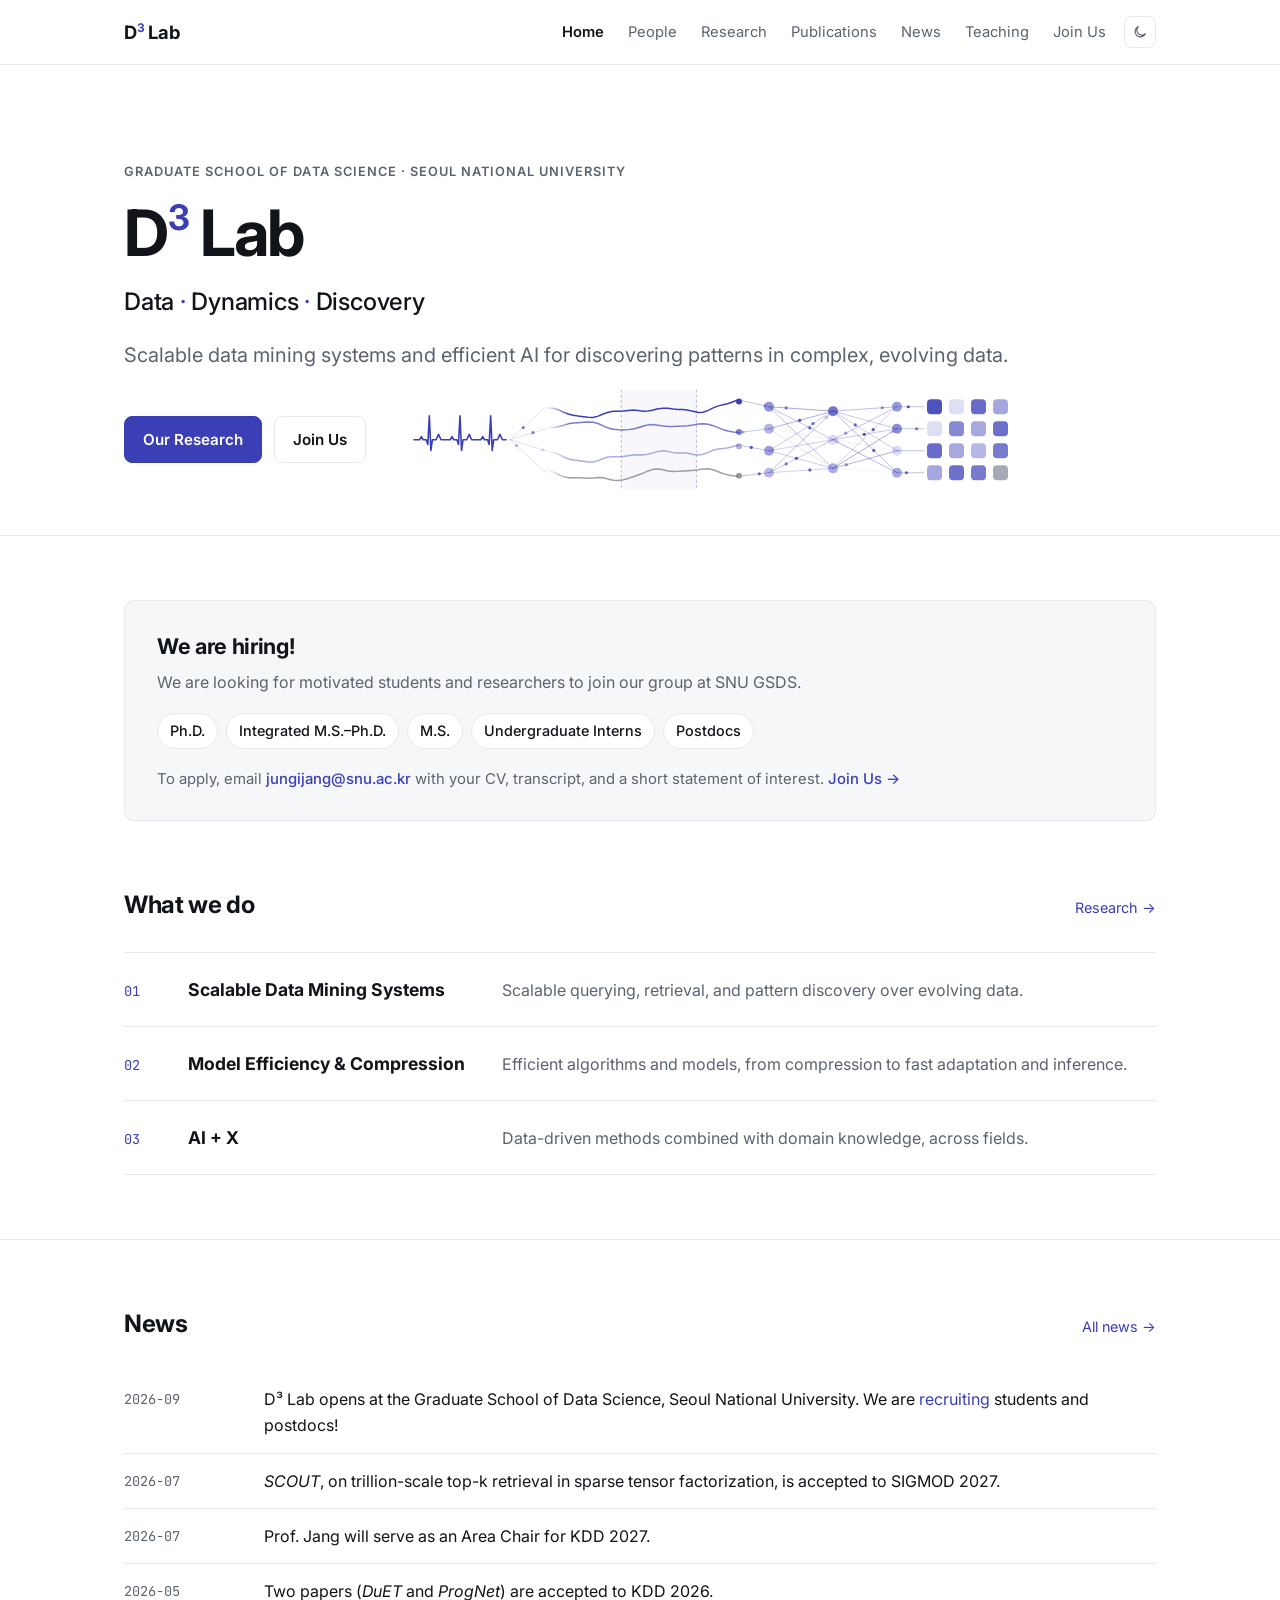
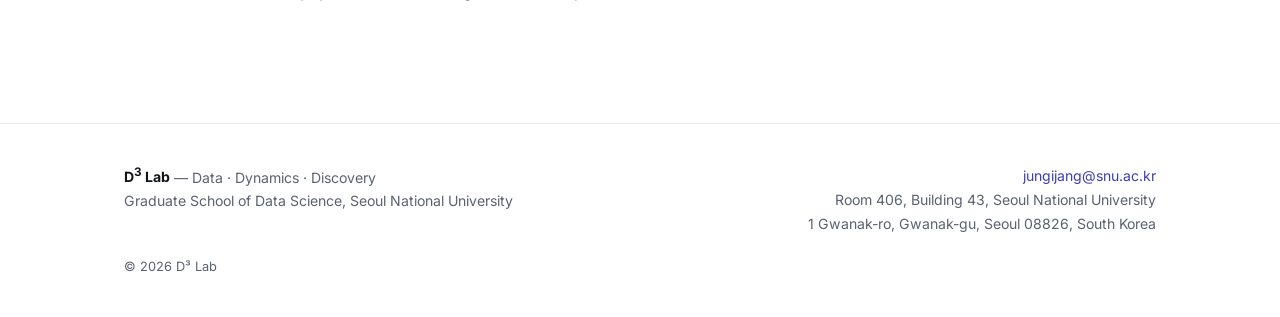
<file: index.html>
<!doctype html>
<html lang="en">
<head>
  <meta charset="utf-8" />
  <meta name="viewport" content="width=device-width, initial-scale=1" />
  <title>D³ Lab — Data · Dynamics · Discovery | GSDS, Seoul National University</title>
  <meta name="description" content="D³ Lab at the Graduate School of Data Science, Seoul National University: scalable data mining systems and efficient AI for discovering patterns in complex, evolving data." />
  <meta property="og:type" content="website" />
  <meta property="og:title" content="D³ Lab — Data · Dynamics · Discovery | GSDS, Seoul National University" />
  <meta property="og:description" content="D³ Lab at the Graduate School of Data Science, Seoul National University: scalable data mining systems and efficient AI for discovering patterns in complex, evolving data." />
  <link rel="icon" href="assets/img/favicon.svg" type="image/svg+xml" />
  <link rel="preconnect" href="https://fonts.googleapis.com" />
  <link rel="preconnect" href="https://fonts.gstatic.com" crossorigin />
  <link href="https://fonts.googleapis.com/css2?family=Inter:wght@400;500;600;700&family=JetBrains+Mono:wght@400;500&display=swap" rel="stylesheet" />
  <link rel="stylesheet" href="assets/css/style.css?v=20261030c" />
  <script>try { const t = localStorage.getItem("theme"); if (t) document.documentElement.dataset.theme = t; } catch (e) {}</script>
</head>
<body data-page="home">
  <header id="site-header"></header>
  <main>
    <section class="hero">
      <canvas id="hero-canvas" aria-hidden="true"></canvas>
      <div class="container">
        <p class="eyebrow">Graduate School of Data Science · Seoul National University</p>
        <h1>D<sup>3</sup> Lab</h1>
        <p class="tagline">Data <span class="dot">·</span> Dynamics <span class="dot">·</span> Discovery</p>
        <p class="lead">Scalable data mining systems and efficient AI for discovering patterns in complex, evolving data.</p>
        <div class="btn-row">
          <a class="btn primary" href="research.html">Our Research</a>
          <a class="btn" href="join.html">Join Us</a>
        </div>
      </div>
    </section>


    <section class="block hiring-block">
      <div class="container">
        <div class="hiring-card">
          <div class="hiring-head">
            <h2>We are hiring!</h2>
            <p>We are looking for motivated students and researchers to join our group at SNU GSDS.</p>
          </div>
          <ul class="positions">
            <li>Ph.D.</li>
            <li>Integrated M.S.–Ph.D.</li>
            <li>M.S.</li>
            <li>Undergraduate Interns</li>
            <li>Postdocs</li>
          </ul>
          <p class="hiring-apply">To apply, email <a href="mailto:jungijang@snu.ac.kr">jungijang@snu.ac.kr</a> with your CV, transcript, and a short statement of interest. <a href="join.html">Join Us →</a></p>
        </div>
      </div>
    </section>

    <section class="block">
      <div class="container">
        <div class="section-title"><h2>What we do</h2><a href="research.html">Research →</a></div>
        <ol class="directions">
          <li>
            <span class="num">01</span>
            <h3>Scalable Data Mining Systems</h3>
            <p>Scalable querying, retrieval, and pattern discovery over evolving data.</p>
          </li>
          <li>
            <span class="num">02</span>
            <h3>Model Efficiency &amp; Compression</h3>
            <p>Efficient algorithms and models, from compression to fast adaptation and inference.</p>
          </li>
          <li>
            <span class="num">03</span>
            <h3>AI + X</h3>
            <p>Data-driven methods combined with domain knowledge, across fields.</p>
          </li>
        </ol>
      </div>
    </section>

    <section class="block">
      <div class="container">
        <div class="section-title"><h2>News</h2><a href="news.html">All news →</a></div>
        <div id="news-latest"></div>
      </div>
    </section>
  </main>
  <footer id="site-footer"></footer>

  <script src="data/site.js?v=20261030c"></script>
  <script src="data/members.js?v=20261030c"></script>
  <script src="data/publications.js?v=20261030c"></script>
  <script src="data/news.js?v=20261030c"></script>
  <script src="assets/js/main.js?v=20261030c"></script>
</body>
</html>
</file>
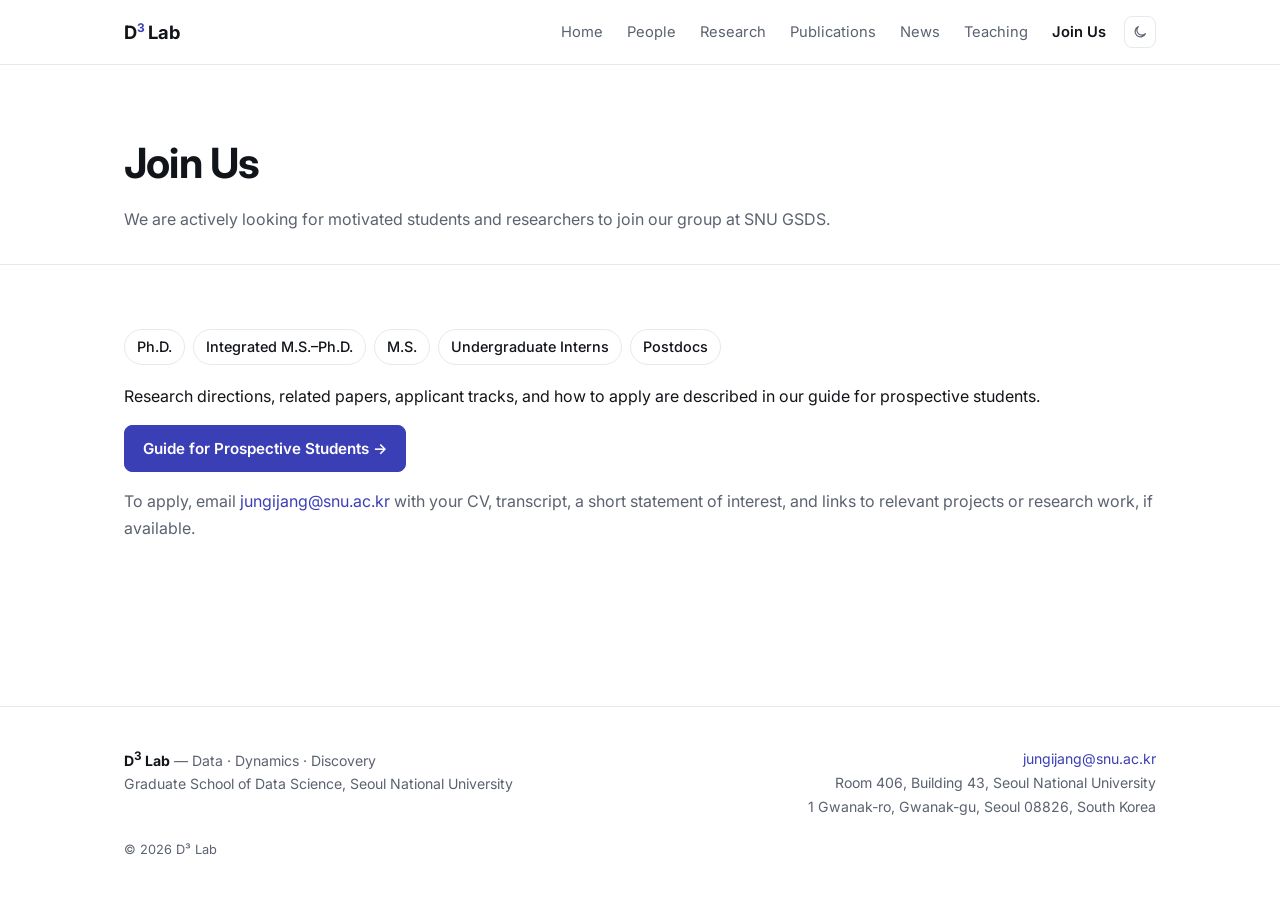
<file: join.html>
<!doctype html>
<html lang="en">
<head>
  <meta charset="utf-8" />
  <meta name="viewport" content="width=device-width, initial-scale=1" />
  <title>Join Us — D³ Lab</title>
  <meta name="description" content="D³ Lab at the Graduate School of Data Science, Seoul National University: scalable data mining systems and efficient AI for discovering patterns in complex, evolving data." />
  <meta property="og:type" content="website" />
  <meta property="og:title" content="Join Us — D³ Lab" />
  <meta property="og:description" content="D³ Lab at the Graduate School of Data Science, Seoul National University: scalable data mining systems and efficient AI for discovering patterns in complex, evolving data." />
  <link rel="icon" href="assets/img/favicon.svg" type="image/svg+xml" />
  <link rel="preconnect" href="https://fonts.googleapis.com" />
  <link rel="preconnect" href="https://fonts.gstatic.com" crossorigin />
  <link href="https://fonts.googleapis.com/css2?family=Inter:wght@400;500;600;700&family=JetBrains+Mono:wght@400;500&display=swap" rel="stylesheet" />
  <link rel="stylesheet" href="assets/css/style.css?v=20261030c" />
  <script>try { const t = localStorage.getItem("theme"); if (t) document.documentElement.dataset.theme = t; } catch (e) {}</script>
</head>
<body data-page="join">
  <header id="site-header"></header>
  <main>
    <div class="page-head">
      <div class="container">
        <h1>Join Us</h1>
        <p>We are actively looking for motivated students and researchers to join our group at SNU GSDS.</p>
      </div>
    </div>

    <section class="block">
      <div class="container prose">
        <ul class="positions">
          <li>Ph.D.</li>
          <li>Integrated M.S.–Ph.D.</li>
          <li>M.S.</li>
          <li>Undergraduate Interns</li>
          <li>Postdocs</li>
        </ul>

        <p>Research directions, related papers, applicant tracks, and how to apply are described in our guide for prospective students.</p>
        <p><a class="btn primary" href="https://docs.google.com/document/d/1WImpAz8slqJres2DX4xvUauy_4Aj_qjEgQs6i1kPnAA/edit?usp=sharing" target="_blank" rel="noopener">Guide for Prospective Students →</a></p>

        <p class="muted">To apply, email <a href="mailto:jungijang@snu.ac.kr">jungijang@snu.ac.kr</a> with your CV, transcript, a short statement of interest, and links to relevant projects or research work, if available.</p>
      </div>
    </section>
  </main>
  <footer id="site-footer"></footer>

  <script src="data/site.js?v=20261030c"></script>
  <script src="data/members.js?v=20261030c"></script>
  <script src="data/publications.js?v=20261030c"></script>
  <script src="data/news.js?v=20261030c"></script>
  <script src="assets/js/main.js?v=20261030c"></script>
</body>
</html>
</file>
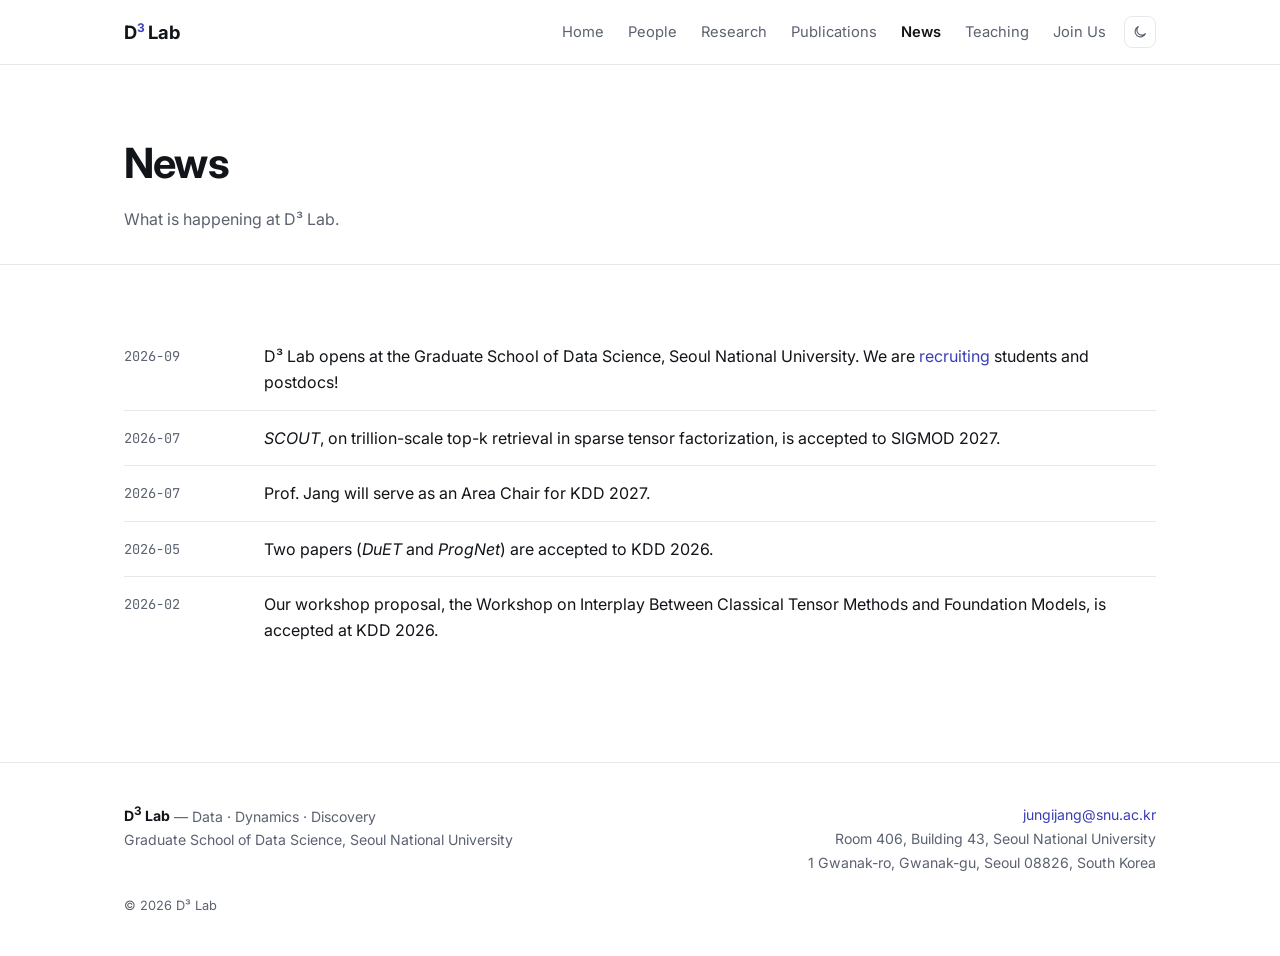
<file: news.html>
<!doctype html>
<html lang="en">
<head>
  <meta charset="utf-8" />
  <meta name="viewport" content="width=device-width, initial-scale=1" />
  <title>News — D³ Lab</title>
  <meta name="description" content="D³ Lab at the Graduate School of Data Science, Seoul National University: scalable data mining systems and efficient AI for discovering patterns in complex, evolving data." />
  <meta property="og:type" content="website" />
  <meta property="og:title" content="News — D³ Lab" />
  <meta property="og:description" content="D³ Lab at the Graduate School of Data Science, Seoul National University: scalable data mining systems and efficient AI for discovering patterns in complex, evolving data." />
  <link rel="icon" href="assets/img/favicon.svg" type="image/svg+xml" />
  <link rel="preconnect" href="https://fonts.googleapis.com" />
  <link rel="preconnect" href="https://fonts.gstatic.com" crossorigin />
  <link href="https://fonts.googleapis.com/css2?family=Inter:wght@400;500;600;700&family=JetBrains+Mono:wght@400;500&display=swap" rel="stylesheet" />
  <link rel="stylesheet" href="assets/css/style.css?v=20261030c" />
  <script>try { const t = localStorage.getItem("theme"); if (t) document.documentElement.dataset.theme = t; } catch (e) {}</script>
</head>
<body data-page="news">
  <header id="site-header"></header>
  <main>
    <div class="page-head">
      <div class="container">
        <h1>News</h1>
        <p>What is happening at D³ Lab.</p>
      </div>
    </div>
    <section class="block">
      <div class="container" id="news-all"></div>
    </section>
  </main>
  <footer id="site-footer"></footer>

  <script src="data/site.js?v=20261030c"></script>
  <script src="data/members.js?v=20261030c"></script>
  <script src="data/publications.js?v=20261030c"></script>
  <script src="data/news.js?v=20261030c"></script>
  <script src="assets/js/main.js?v=20261030c"></script>
</body>
</html>
</file>
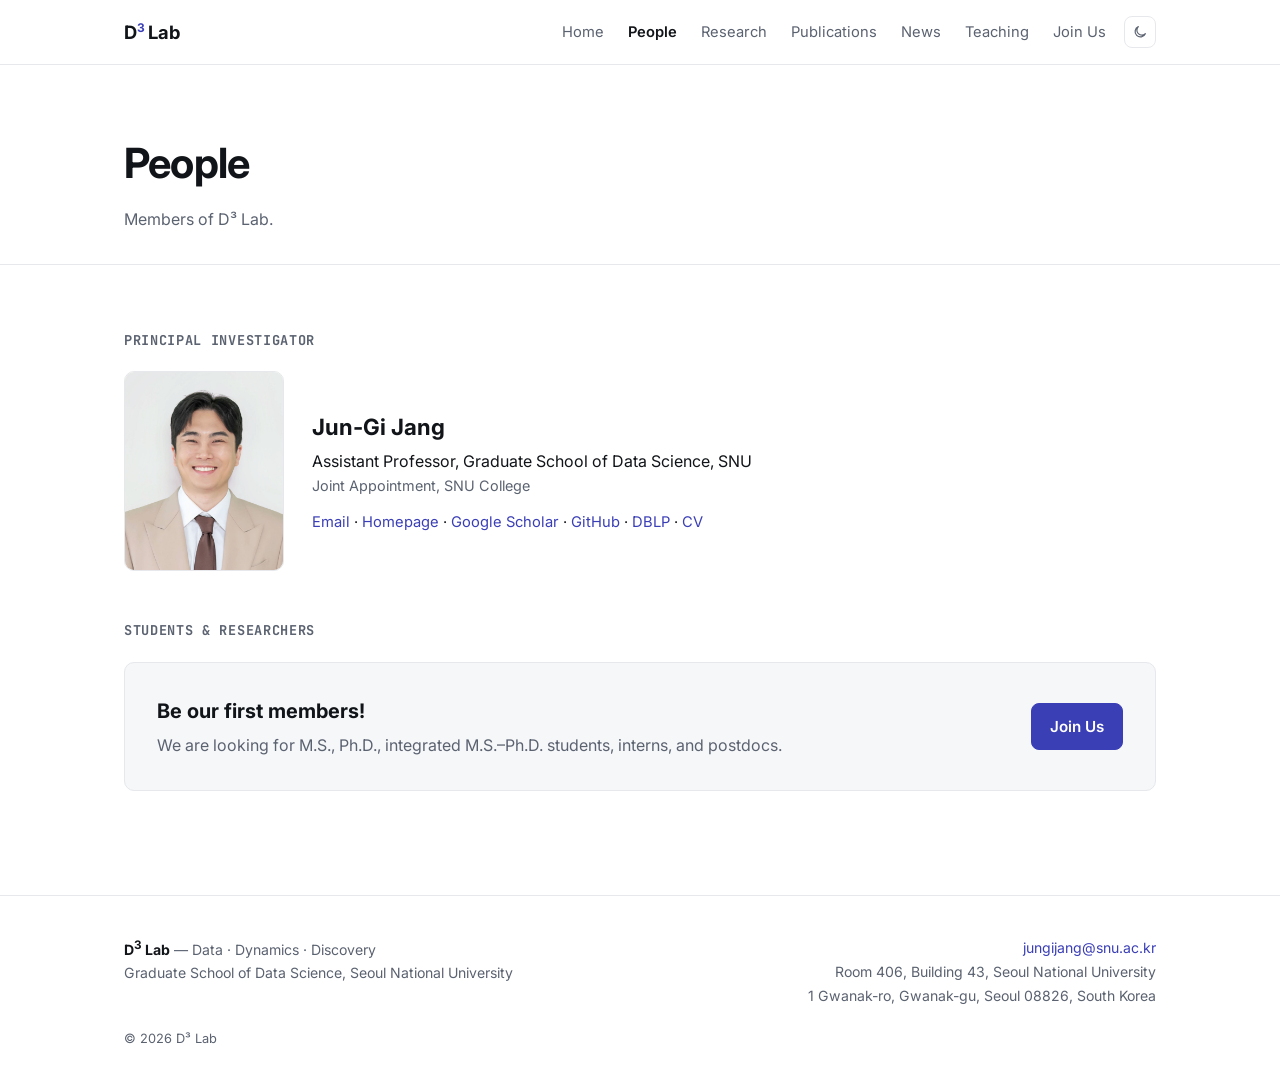
<file: people.html>
<!doctype html>
<html lang="en">
<head>
  <meta charset="utf-8" />
  <meta name="viewport" content="width=device-width, initial-scale=1" />
  <title>People — D³ Lab</title>
  <meta name="description" content="D³ Lab at the Graduate School of Data Science, Seoul National University: scalable data mining systems and efficient AI for discovering patterns in complex, evolving data." />
  <meta property="og:type" content="website" />
  <meta property="og:title" content="People — D³ Lab" />
  <meta property="og:description" content="D³ Lab at the Graduate School of Data Science, Seoul National University: scalable data mining systems and efficient AI for discovering patterns in complex, evolving data." />
  <link rel="icon" href="assets/img/favicon.svg" type="image/svg+xml" />
  <link rel="preconnect" href="https://fonts.googleapis.com" />
  <link rel="preconnect" href="https://fonts.gstatic.com" crossorigin />
  <link href="https://fonts.googleapis.com/css2?family=Inter:wght@400;500;600;700&family=JetBrains+Mono:wght@400;500&display=swap" rel="stylesheet" />
  <link rel="stylesheet" href="assets/css/style.css?v=20261030c" />
  <script>try { const t = localStorage.getItem("theme"); if (t) document.documentElement.dataset.theme = t; } catch (e) {}</script>
</head>
<body data-page="people">
  <header id="site-header"></header>
  <main>
    <div class="page-head">
      <div class="container">
        <h1>People</h1>
        <p>Members of D³ Lab.</p>
      </div>
    </div>
    <section class="block">
      <div class="container" id="people"></div>
    </section>
  </main>
  <footer id="site-footer"></footer>

  <script src="data/site.js?v=20261030c"></script>
  <script src="data/members.js?v=20261030c"></script>
  <script src="data/publications.js?v=20261030c"></script>
  <script src="data/news.js?v=20261030c"></script>
  <script src="assets/js/main.js?v=20261030c"></script>
</body>
</html>
</file>
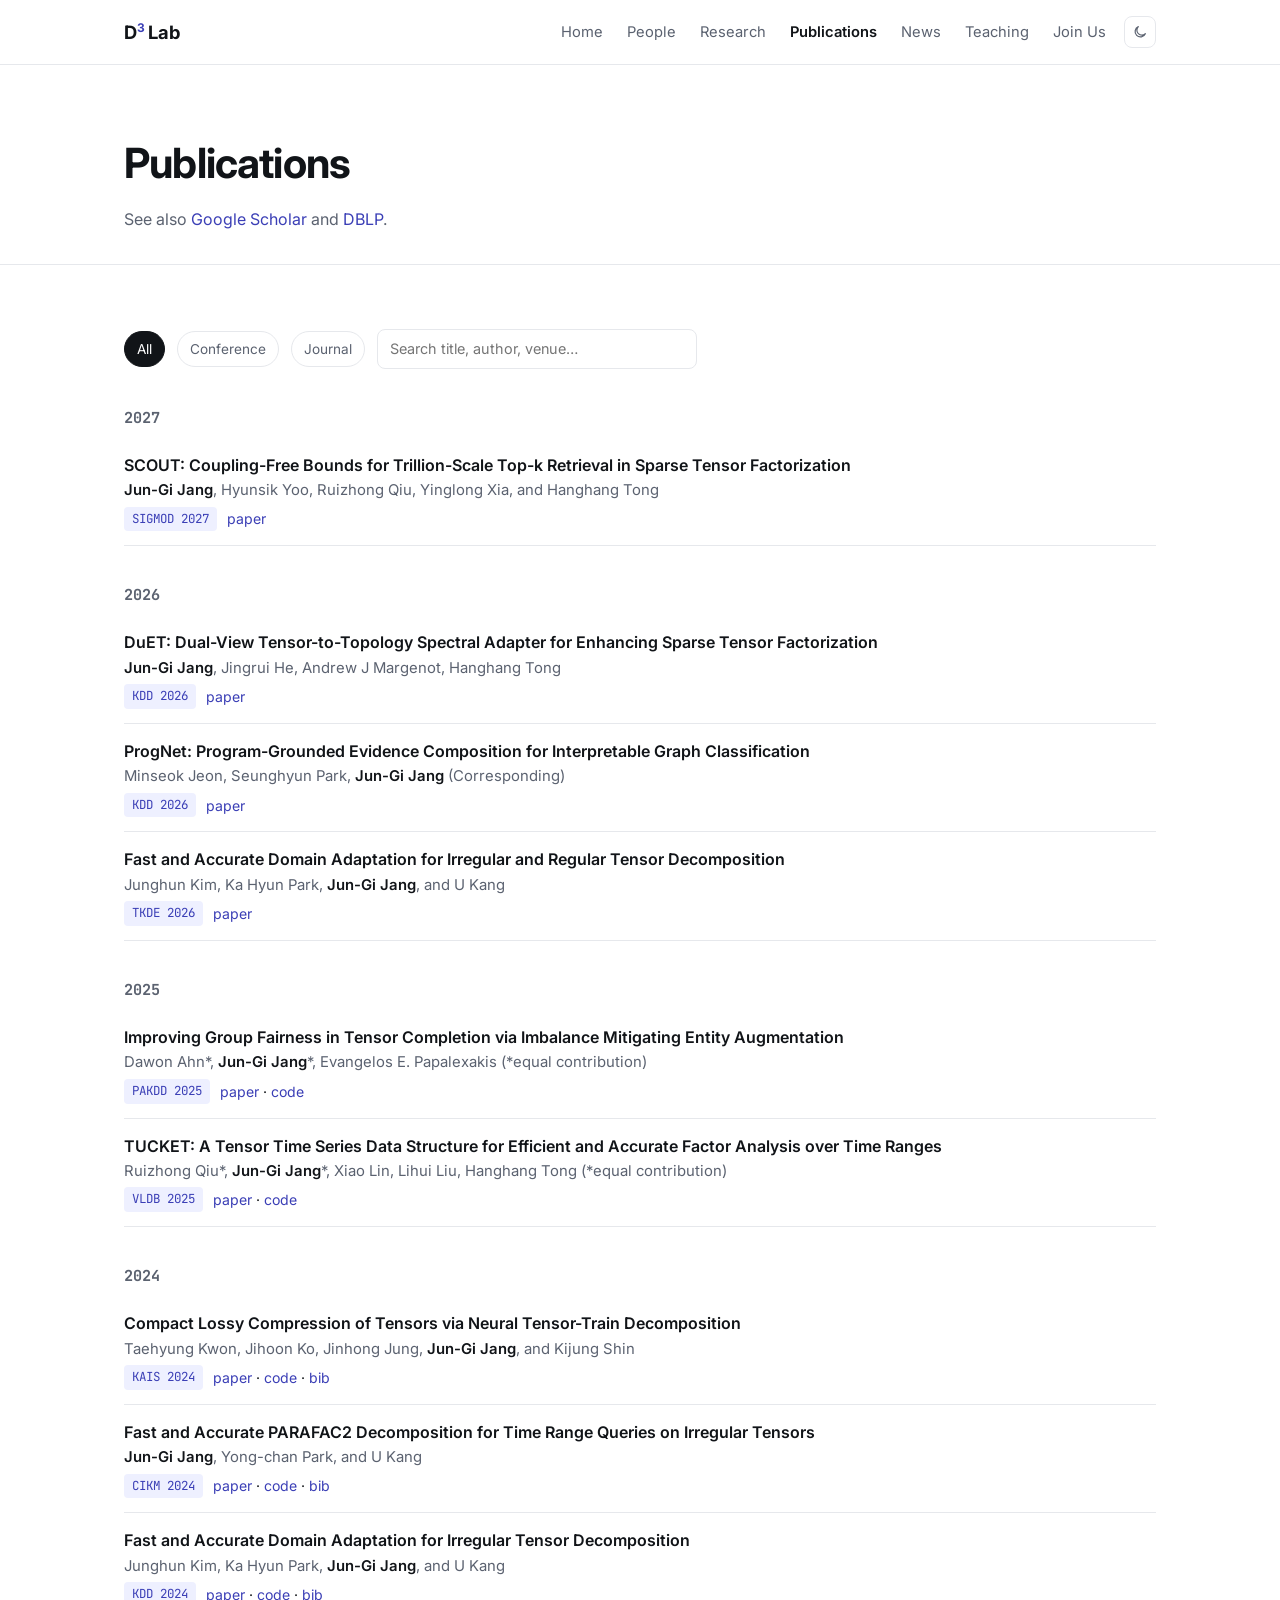
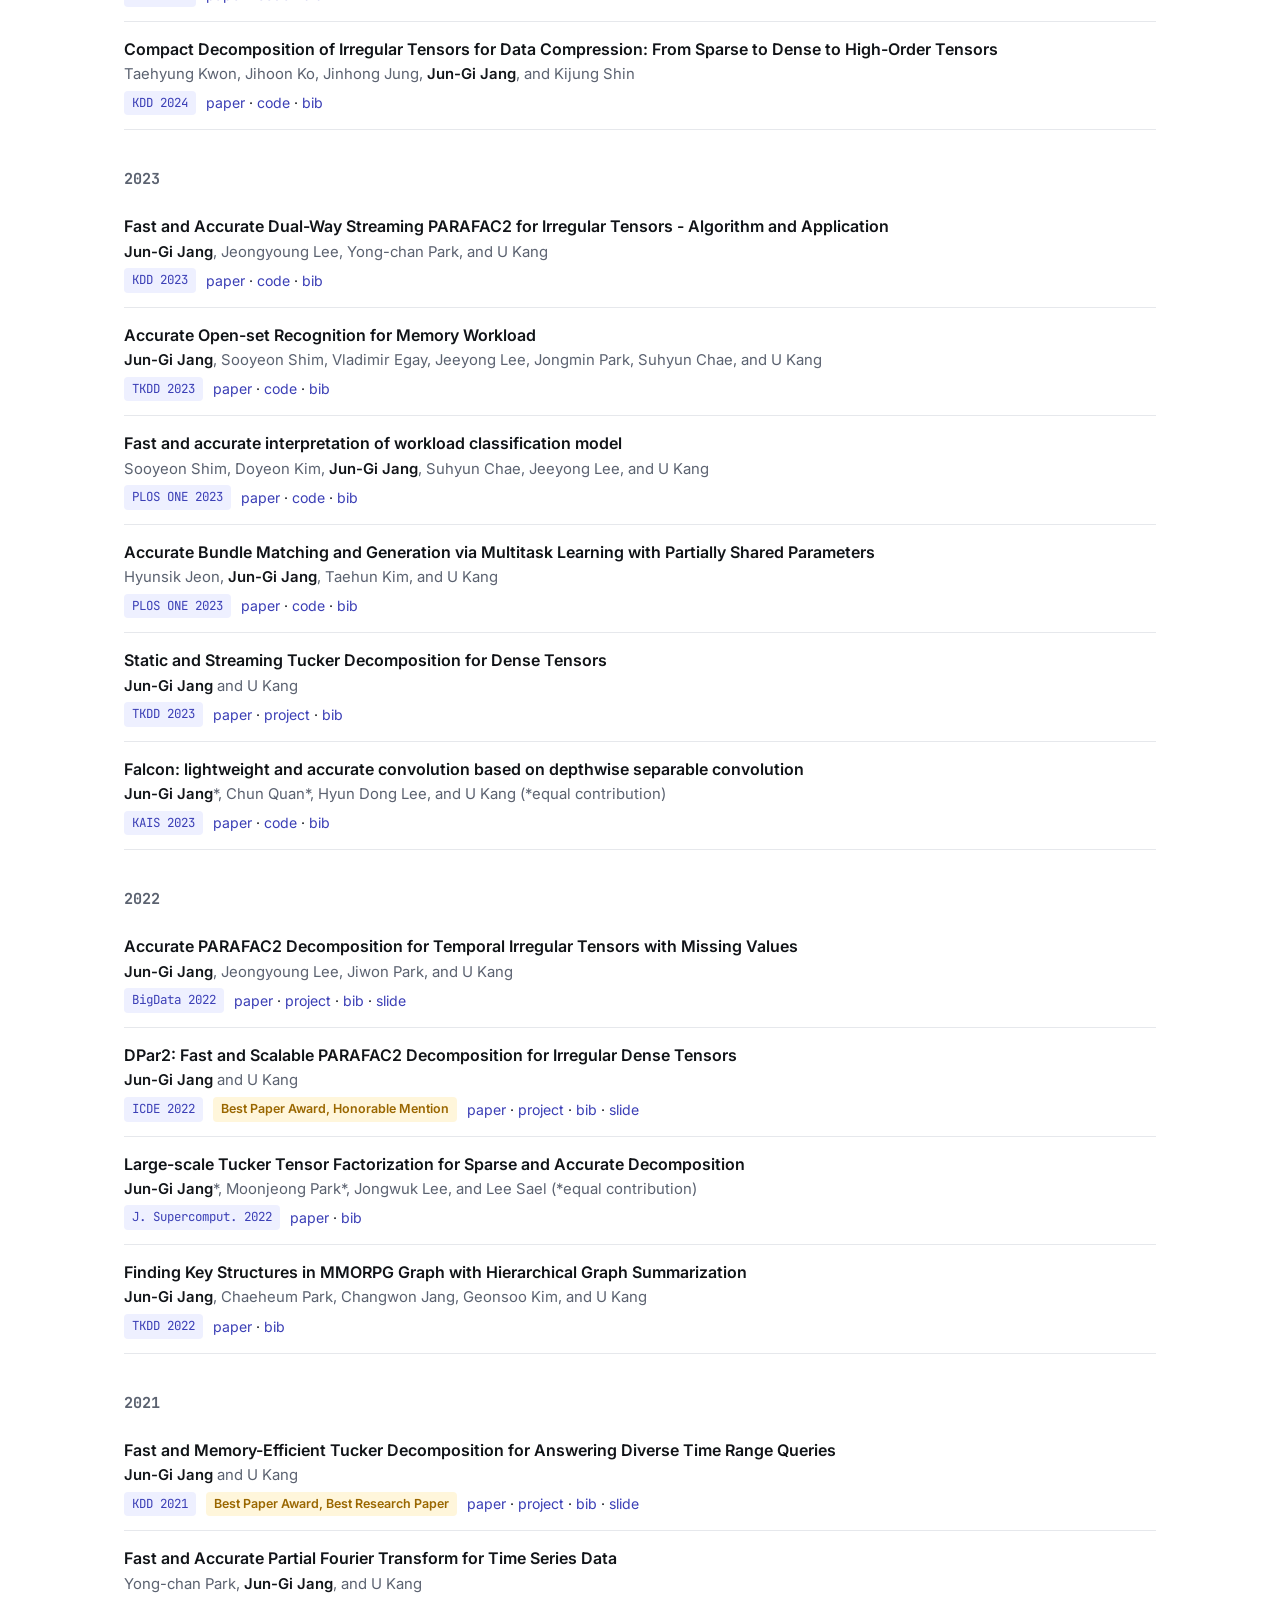
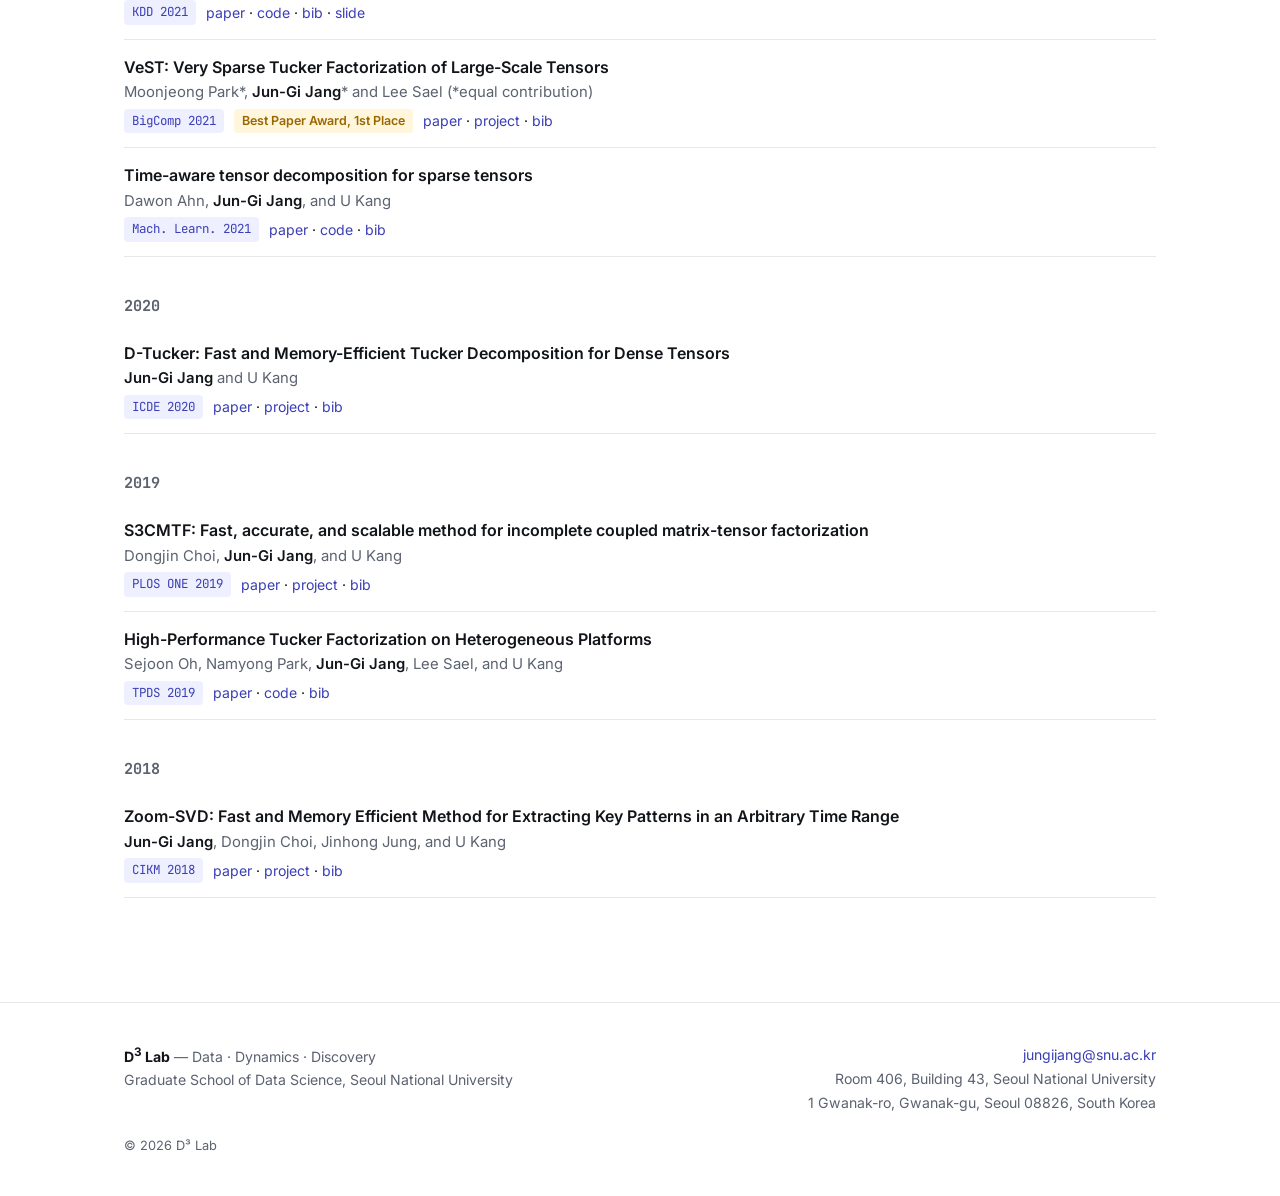
<file: publications.html>
<!doctype html>
<html lang="en">
<head>
  <meta charset="utf-8" />
  <meta name="viewport" content="width=device-width, initial-scale=1" />
  <title>Publications — D³ Lab</title>
  <meta name="description" content="D³ Lab at the Graduate School of Data Science, Seoul National University: scalable data mining systems and efficient AI for discovering patterns in complex, evolving data." />
  <meta property="og:type" content="website" />
  <meta property="og:title" content="Publications — D³ Lab" />
  <meta property="og:description" content="D³ Lab at the Graduate School of Data Science, Seoul National University: scalable data mining systems and efficient AI for discovering patterns in complex, evolving data." />
  <link rel="icon" href="assets/img/favicon.svg" type="image/svg+xml" />
  <link rel="preconnect" href="https://fonts.googleapis.com" />
  <link rel="preconnect" href="https://fonts.gstatic.com" crossorigin />
  <link href="https://fonts.googleapis.com/css2?family=Inter:wght@400;500;600;700&family=JetBrains+Mono:wght@400;500&display=swap" rel="stylesheet" />
  <link rel="stylesheet" href="assets/css/style.css?v=20261030c" />
  <script>try { const t = localStorage.getItem("theme"); if (t) document.documentElement.dataset.theme = t; } catch (e) {}</script>
</head>
<body data-page="publications">
  <header id="site-header"></header>
  <main>
    <div class="page-head">
      <div class="container">
        <h1>Publications</h1>
        <p>See also <a href="https://scholar.google.com/citations?user=pJ742q4AAAAJ&amp;hl=en" target="_blank" rel="noopener">Google Scholar</a> and <a href="https://dblp.uni-trier.de/pid/205/2607.html" target="_blank" rel="noopener">DBLP</a>.</p>
      </div>
    </div>
    <section class="block">
      <div class="container" id="pubs-all"></div>
    </section>
  </main>
  <footer id="site-footer"></footer>

  <script src="data/site.js?v=20261030c"></script>
  <script src="data/members.js?v=20261030c"></script>
  <script src="data/publications.js?v=20261030c"></script>
  <script src="data/news.js?v=20261030c"></script>
  <script src="assets/js/main.js?v=20261030c"></script>
</body>
</html>
</file>
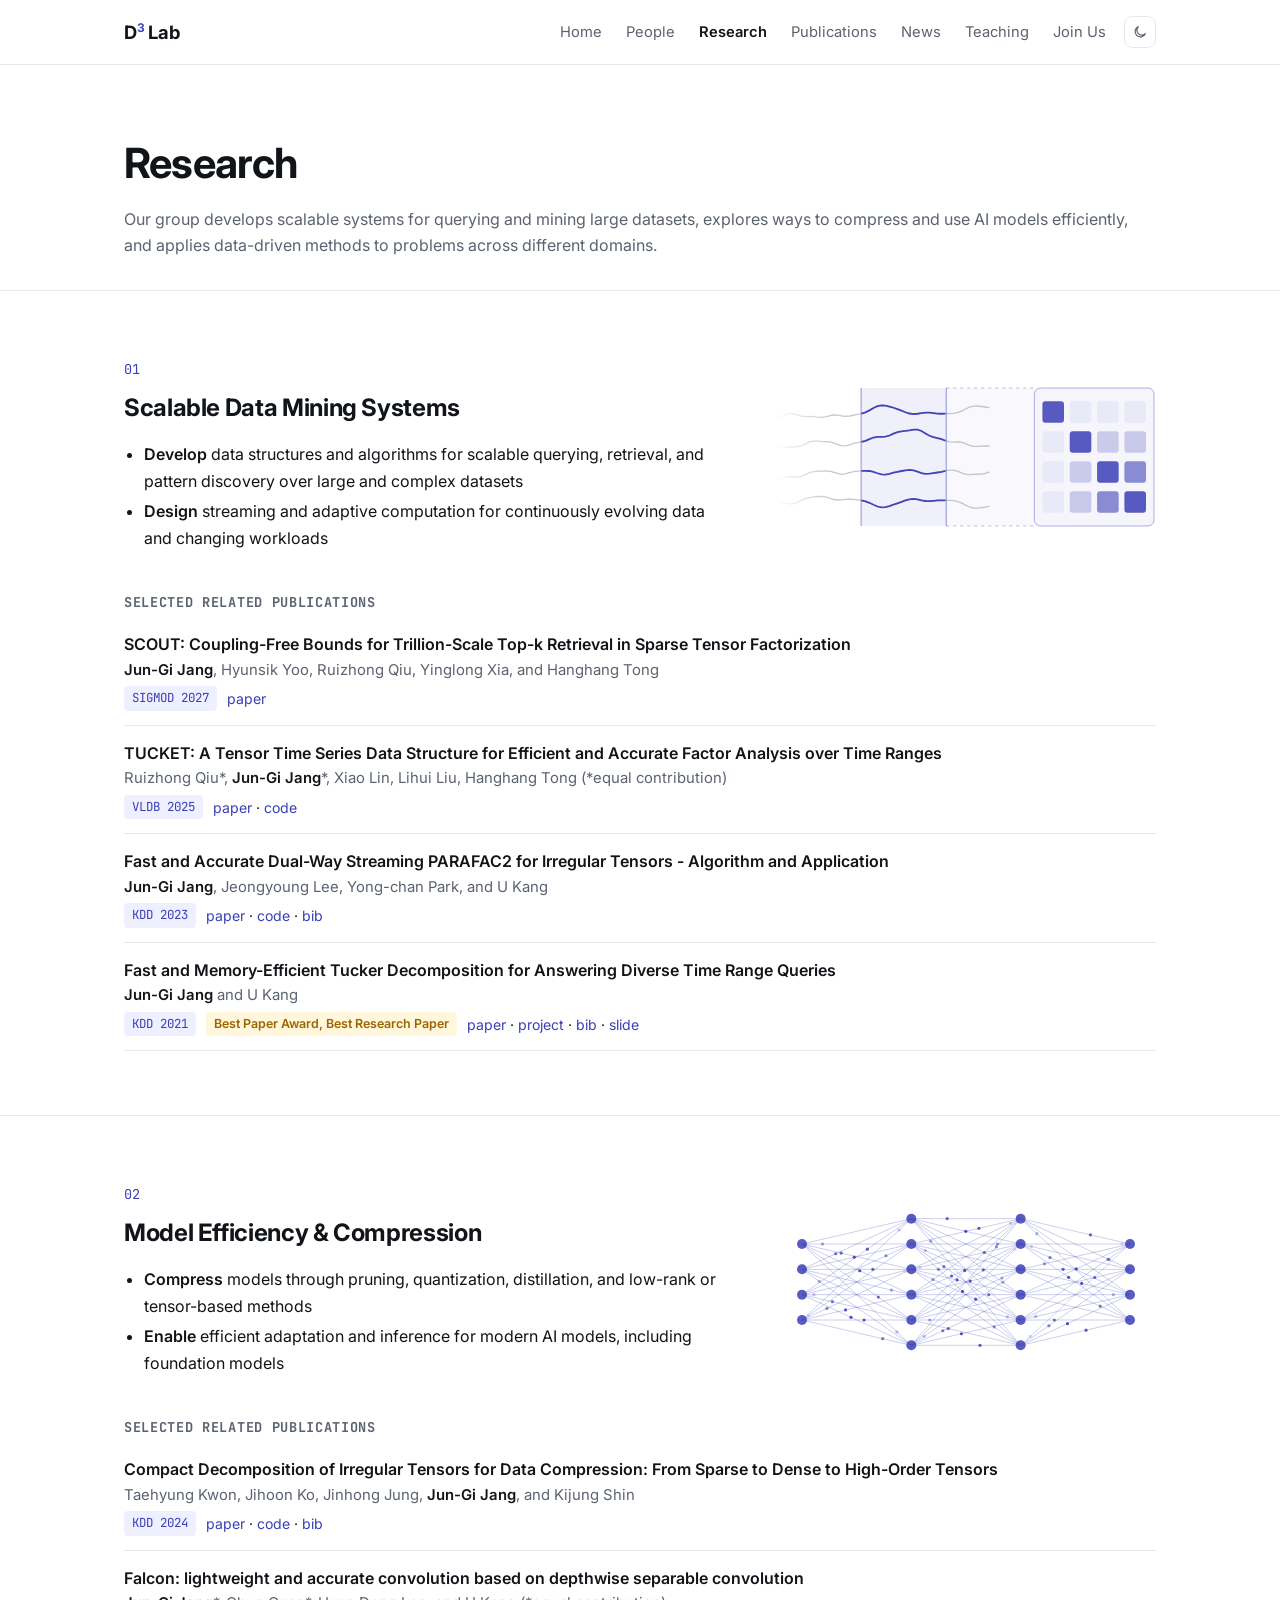
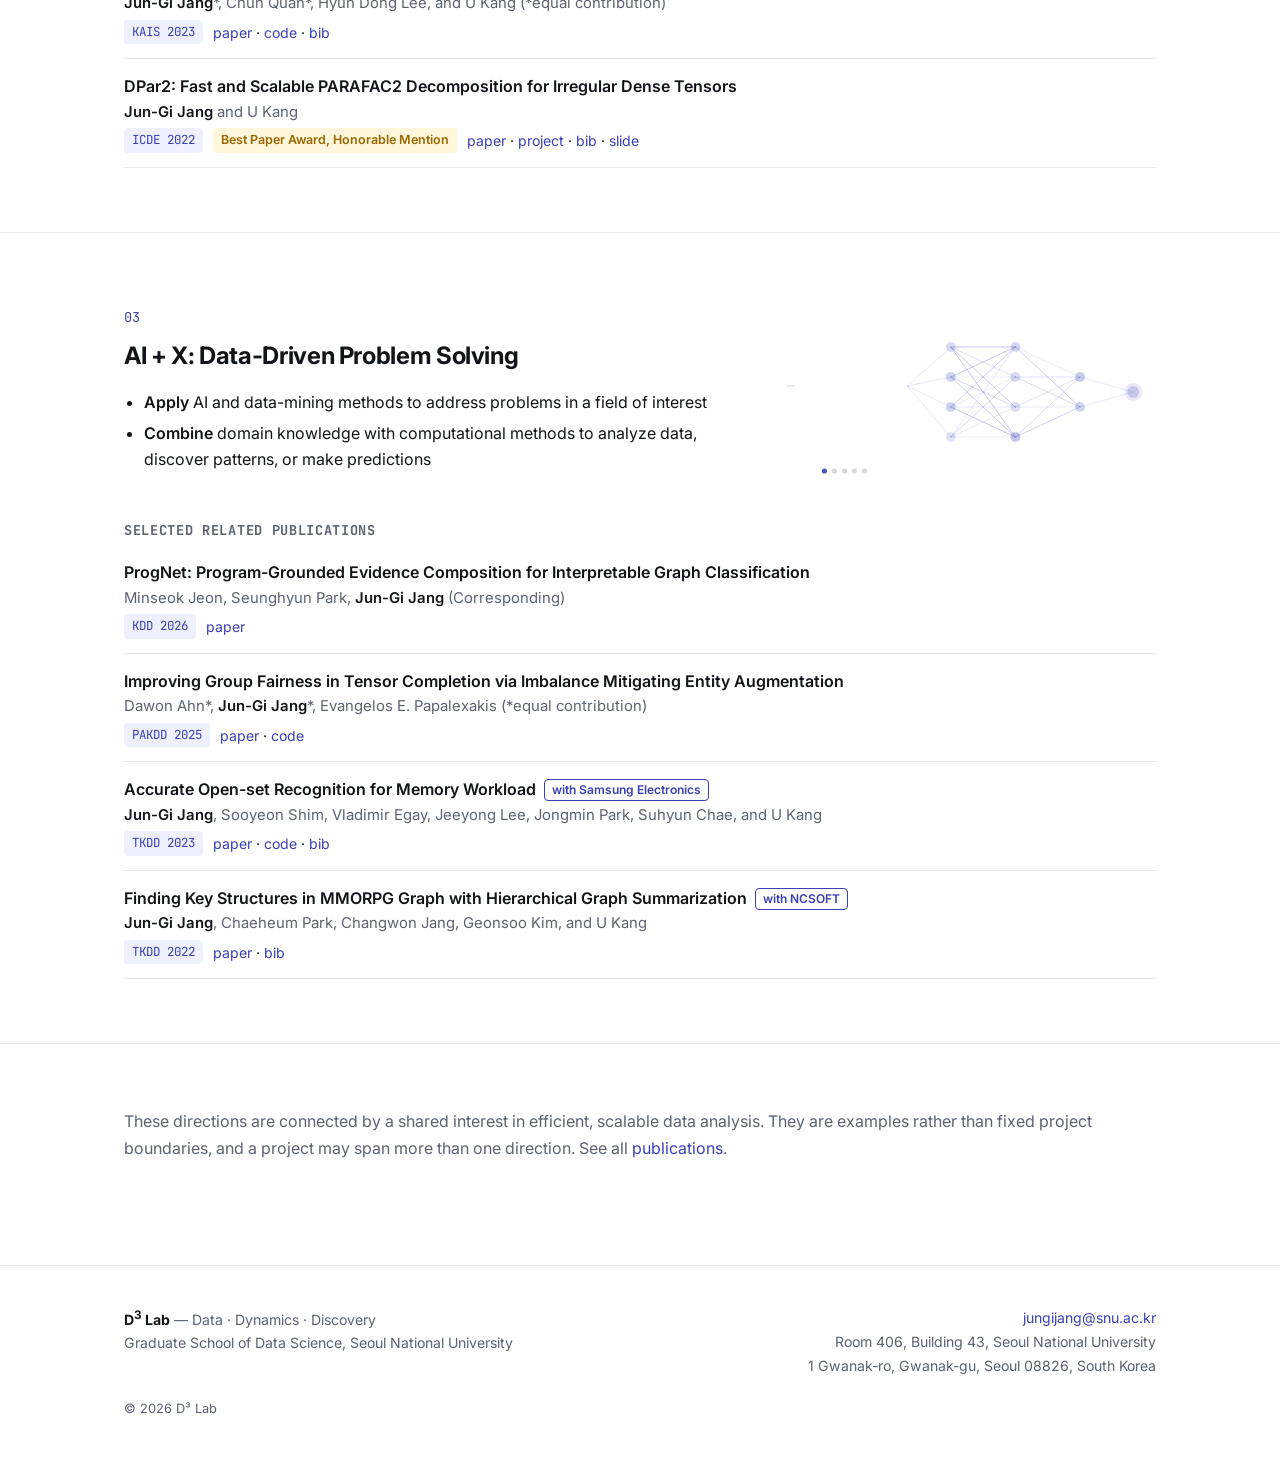
<file: research.html>
<!doctype html>
<html lang="en">
<head>
  <meta charset="utf-8" />
  <meta name="viewport" content="width=device-width, initial-scale=1" />
  <title>Research — D³ Lab</title>
  <meta name="description" content="D³ Lab at the Graduate School of Data Science, Seoul National University: scalable data mining systems and efficient AI for discovering patterns in complex, evolving data." />
  <meta property="og:type" content="website" />
  <meta property="og:title" content="Research — D³ Lab" />
  <meta property="og:description" content="D³ Lab at the Graduate School of Data Science, Seoul National University: scalable data mining systems and efficient AI for discovering patterns in complex, evolving data." />
  <link rel="icon" href="assets/img/favicon.svg" type="image/svg+xml" />
  <link rel="preconnect" href="https://fonts.googleapis.com" />
  <link rel="preconnect" href="https://fonts.gstatic.com" crossorigin />
  <link href="https://fonts.googleapis.com/css2?family=Inter:wght@400;500;600;700&family=JetBrains+Mono:wght@400;500&display=swap" rel="stylesheet" />
  <link rel="stylesheet" href="assets/css/style.css?v=20261030c" />
  <script>try { const t = localStorage.getItem("theme"); if (t) document.documentElement.dataset.theme = t; } catch (e) {}</script>
</head>
<body data-page="research">
  <header id="site-header"></header>
  <main>
    <div class="page-head">
      <div class="container">
        <h1>Research</h1>
        <p>Our group develops scalable systems for querying and mining large datasets, explores ways to compress and use AI models efficiently, and applies data-driven methods to problems across different domains.</p>
      </div>
    </div>

    <section class="block">
      <div class="container">
        <div class="direction">
          <div class="direction-body">
            <div>
            <span class="num">01</span>
            <h2>Scalable Data Mining Systems</h2>
            <ul class="direction-topics">
              <li><strong>Develop</strong> data structures and algorithms for scalable querying, retrieval, and pattern discovery over large and complex datasets</li>
              <li><strong>Design</strong> streaming and adaptive computation for continuously evolving data and changing workloads</li>
            </ul>
            </div>
            <canvas class="direction-anim" data-anim="range" aria-hidden="true"></canvas>
          </div>
          <h3 class="group-title">Selected related publications</h3>
          <div class="pubs-direction" data-direction="systems"></div>
        </div>
      </div>
    </section>

    <section class="block">
      <div class="container">
        <div class="direction">
          <div class="direction-body">
            <div>
            <span class="num">02</span>
            <h2>Model Efficiency &amp; Compression</h2>
            <ul class="direction-topics">
              <li><strong>Compress</strong> models through pruning, quantization, distillation, and low-rank or tensor-based methods</li>
              <li><strong>Enable</strong> efficient adaptation and inference for modern AI models, including foundation models</li>
            </ul>
            </div>
            <canvas class="direction-anim" data-anim="prune" aria-hidden="true"></canvas>
          </div>
          <h3 class="group-title">Selected related publications</h3>
          <div class="pubs-direction" data-direction="efficiency"></div>
        </div>
      </div>
    </section>

    <section class="block">
      <div class="container">
        <div class="direction">
          <div class="direction-body">
            <div>
            <span class="num">03</span>
            <h2>AI + X: Data-Driven Problem Solving</h2>
            <ul class="direction-topics">
              <li><strong>Apply</strong> AI and data-mining methods to address problems in a field of interest</li>
              <li><strong>Combine</strong> domain knowledge with computational methods to analyze data, discover patterns, or make predictions</li>
            </ul>
            </div>
            <canvas class="direction-anim" data-anim="domains" aria-hidden="true"></canvas>
          </div>
          <h3 class="group-title">Selected related publications</h3>
          <div class="pubs-direction" data-direction="aix"></div>
        </div>
      </div>
    </section>

    <section class="block">
      <div class="container">
        <p class="muted direction-note">These directions are connected by a shared interest in efficient, scalable data analysis. They are examples rather than fixed project boundaries, and a project may span more than one direction. See all <a href="publications.html">publications</a>.</p>
      </div>
    </section>
  </main>
  <footer id="site-footer"></footer>

  <script src="data/site.js?v=20261030c"></script>
  <script src="data/members.js?v=20261030c"></script>
  <script src="data/publications.js?v=20261030c"></script>
  <script src="data/news.js?v=20261030c"></script>
  <script src="assets/js/main.js?v=20261030c"></script>
</body>
</html>
</file>
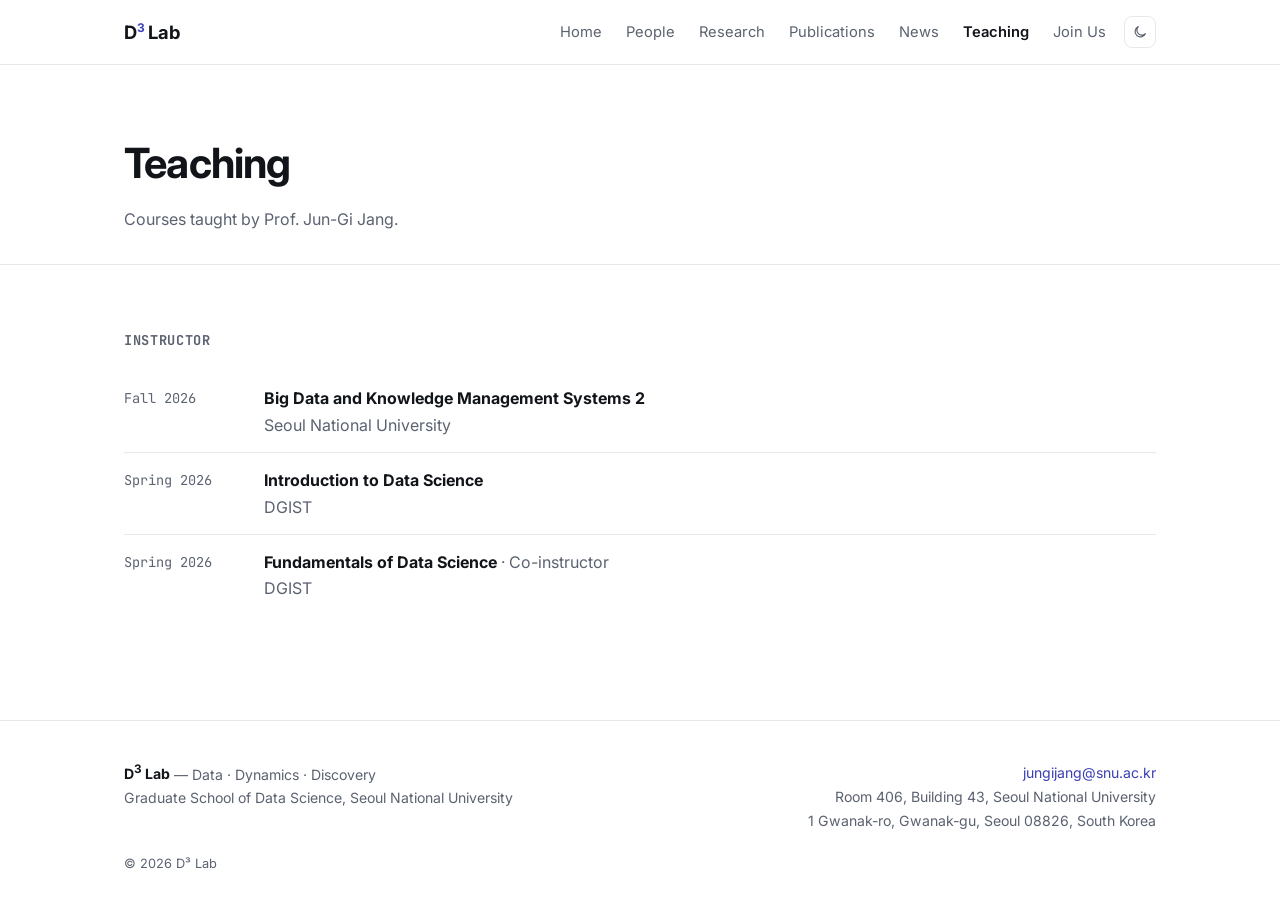
<file: teaching.html>
<!doctype html>
<html lang="en">
<head>
  <meta charset="utf-8" />
  <meta name="viewport" content="width=device-width, initial-scale=1" />
  <title>Teaching — D³ Lab</title>
  <meta name="description" content="D³ Lab at the Graduate School of Data Science, Seoul National University: scalable data mining systems and efficient AI for discovering patterns in complex, evolving data." />
  <meta property="og:type" content="website" />
  <meta property="og:title" content="Teaching — D³ Lab" />
  <meta property="og:description" content="D³ Lab at the Graduate School of Data Science, Seoul National University: scalable data mining systems and efficient AI for discovering patterns in complex, evolving data." />
  <link rel="icon" href="assets/img/favicon.svg" type="image/svg+xml" />
  <link rel="preconnect" href="https://fonts.googleapis.com" />
  <link rel="preconnect" href="https://fonts.gstatic.com" crossorigin />
  <link href="https://fonts.googleapis.com/css2?family=Inter:wght@400;500;600;700&family=JetBrains+Mono:wght@400;500&display=swap" rel="stylesheet" />
  <link rel="stylesheet" href="assets/css/style.css?v=20261030c" />
  <script>try { const t = localStorage.getItem("theme"); if (t) document.documentElement.dataset.theme = t; } catch (e) {}</script>
</head>
<body data-page="teaching">
  <header id="site-header"></header>
  <main>
    <div class="page-head">
      <div class="container">
        <h1>Teaching</h1>
        <p>Courses taught by Prof. Jun-Gi Jang.</p>
      </div>
    </div>

    <section class="block">
      <div class="container">
        <h2 class="group-title" style="margin-top:0">Instructor</h2>
        <ul class="timeline">
          <li><time>Fall 2026</time><div><strong>Big Data and Knowledge Management Systems 2</strong><br /><span class="muted">Seoul National University</span></div></li>
          <li><time>Spring 2026</time><div><strong>Introduction to Data Science</strong><br /><span class="muted">DGIST</span></div></li>
          <li><time>Spring 2026</time><div><strong>Fundamentals of Data Science</strong> <span class="muted">· Co-instructor</span><br /><span class="muted">DGIST</span></div></li>
        </ul>
      </div>
    </section>
  </main>
  <footer id="site-footer"></footer>

  <script src="data/site.js?v=20261030c"></script>
  <script src="data/members.js?v=20261030c"></script>
  <script src="data/publications.js?v=20261030c"></script>
  <script src="data/news.js?v=20261030c"></script>
  <script src="assets/js/main.js?v=20261030c"></script>
</body>
</html>
</file>
<file: assets/css/style.css>
/* =========================================================
   D³ Lab — Data · Dynamics · Discovery
   Minimal white theme with one accent color.
   ========================================================= */

:root {
  --bg: #ffffff;
  --bg-soft: #f6f7f9;
  --fg: #111418;
  --muted: #5b6270;
  --line: #e6e8ec;
  --accent: #3b3fb6;
  --accent-soft: #eef0ff;
  --chart-2: #b7bccb;
  --chart-3: #d9dce5;

  --font-sans: "Inter", -apple-system, BlinkMacSystemFont, "Segoe UI", Roboto, sans-serif;
  --font-mono: "JetBrains Mono", ui-monospace, SFMono-Regular, Menlo, monospace;

  --max: 1080px;
  --radius: 10px;
}

/* 다크: 시스템 설정을 따르되(:not light), 버튼으로 고른 테마(data-theme)가 우선 */
@media (prefers-color-scheme: dark) {
  :root:not([data-theme="light"]) {
    --bg: #0e1014;
    --bg-soft: #15181e;
    --fg: #e8eaef;
    --muted: #9aa1ad;
    --line: #23262d;
    --accent: #8b8ff0;
    --accent-soft: #1b1d33;
    --chart-2: #444a58;
    --chart-3: #2c3039;
  }
}
:root[data-theme="dark"] {
  --bg: #0e1014;
  --bg-soft: #15181e;
  --fg: #e8eaef;
  --muted: #9aa1ad;
  --line: #23262d;
  --accent: #8b8ff0;
  --accent-soft: #1b1d33;
  --chart-2: #444a58;
  --chart-3: #2c3039;
}


* { box-sizing: border-box; }

html { -webkit-text-size-adjust: 100%; }

body {
  margin: 0;
  min-height: 100vh;
  display: flex;
  flex-direction: column;
  background: var(--bg);
  color: var(--fg);
  font-family: var(--font-sans);
  font-size: 16px;
  line-height: 1.65;
  -webkit-font-smoothing: antialiased;
}

a { color: var(--accent); text-decoration: none; }
a:hover { text-decoration: underline; text-underline-offset: 3px; }

img { max-width: 100%; display: block; }

.container {
  max-width: var(--max);
  margin: 0 auto;
  padding: 0 24px;
}

.muted { color: var(--muted); }

/* ---------- Header ---------- */

.site-header {
  position: sticky;
  top: 0;
  z-index: 10;
  background: color-mix(in srgb, var(--bg) 88%, transparent);
  backdrop-filter: saturate(160%) blur(10px);
  border-bottom: 1px solid var(--line);
}

.site-header .container {
  display: flex;
  align-items: center;
  justify-content: space-between;
  height: 64px;
}

.logo {
  font-weight: 700;
  font-size: 1.15rem;
  color: var(--fg);
  letter-spacing: -0.01em;
}
.logo:hover { text-decoration: none; }
.logo sup { color: var(--accent); font-size: 0.65em; }

.header-actions { display: flex; align-items: center; gap: 8px; }
.nav { display: flex; gap: 4px; }

.theme-toggle {
  display: inline-flex;
  align-items: center;
  justify-content: center;
  width: 32px;
  height: 32px;
  border: 1px solid var(--line);
  border-radius: 8px;
  background: var(--bg);
  color: var(--muted);
  cursor: pointer;
}
.theme-toggle:hover { color: var(--fg); border-color: var(--muted); }

.nav a {
  color: var(--muted);
  font-size: 0.92rem;
  padding: 6px 10px;
  border-radius: 6px;
}
.nav a:hover { color: var(--fg); background: var(--bg-soft); text-decoration: none; }
.nav a.active { color: var(--fg); font-weight: 600; }

.nav-toggle {
  display: none;
  background: none;
  border: 1px solid var(--line);
  border-radius: 6px;
  color: var(--fg);
  font: inherit;
  font-size: 0.9rem;
  padding: 4px 10px;
  cursor: pointer;
}

@media (max-width: 820px) {
  .nav-toggle { display: block; }
  .nav {
    display: none;
    position: absolute;
    top: 64px;
    left: 0;
    right: 0;
    flex-direction: column;
    background: var(--bg);
    border-bottom: 1px solid var(--line);
    padding: 8px 16px 16px;
  }
  .nav.open { display: flex; }
}

/* ---------- Hero ---------- */

.hero {
  position: relative;
  padding: 96px 0 72px;
  overflow: hidden;
  border-bottom: 1px solid var(--line);
}

.hero canvas {
  position: absolute;
  inset: 0;
  width: 100%;
  height: 100%;
  pointer-events: none;
}

.hero .container { position: relative; }
@media (max-width: 1023px) { .hero { padding-bottom: 150px; } }

.eyebrow {
  font-family: var(--font-sans);
  font-size: 0.8rem;
  font-weight: 600;
  color: var(--muted);
  letter-spacing: 0.08em;
  text-transform: uppercase;
  margin: 0 0 16px;
}

.hero h1 {
  font-size: clamp(2.2rem, 6vw, 4rem);
  line-height: 1.08;
  letter-spacing: -0.03em;
  margin: 0 0 20px;
  font-weight: 700;
}
.hero h1 sup { color: var(--accent); font-size: 0.55em; vertical-align: 0.75em; margin-left: 0.02em; }
.hero .dot { color: var(--accent); }

.tagline {
  font-size: clamp(1.15rem, 2.4vw, 1.5rem);
  font-weight: 500;
  letter-spacing: -0.01em;
  margin: -6px 0 18px;
}

.hero .lead {
  font-size: clamp(1.05rem, 2vw, 1.25rem);
  color: var(--muted);
  margin: 0 0 32px;
}

.btn-row { display: flex; gap: 12px; flex-wrap: wrap; }

.btn {
  display: inline-block;
  padding: 10px 18px;
  border-radius: 8px;
  font-weight: 600;
  font-size: 0.95rem;
  border: 1px solid var(--line);
  color: var(--fg);
  background: var(--bg);
}
.btn:hover { text-decoration: none; border-color: var(--fg); }
.btn.primary { background: var(--accent); border-color: var(--accent); color: #fff; }
.btn.primary:hover { filter: brightness(1.08); }

/* ---------- Page header (sub pages) ---------- */

.page-head {
  padding: 64px 0 32px;
  border-bottom: 1px solid var(--line);
}
.page-head h1 {
  font-size: clamp(1.8rem, 4vw, 2.6rem);
  letter-spacing: -0.02em;
  margin: 0 0 8px;
}
.page-head p { color: var(--muted); margin: 0; }

/* ---------- Sections ---------- */

section.block { padding: 64px 0; }
section.block + section.block { border-top: 1px solid var(--line); }

.section-title {
  display: flex;
  align-items: baseline;
  justify-content: space-between;
  gap: 16px;
  margin-bottom: 28px;
}
.section-title h2 {
  font-size: 1.5rem;
  letter-spacing: -0.015em;
  margin: 0;
}
.section-title a { font-size: 0.9rem; }

/* ---------- News timeline ---------- */

.timeline { list-style: none; margin: 0; padding: 0; }

.timeline li {
  display: grid;
  grid-template-columns: 120px 1fr;
  gap: 20px;
  padding: 14px 0;
  border-bottom: 1px solid var(--line);
}
.timeline li:last-child { border-bottom: none; }

.timeline time {
  font-family: var(--font-mono);
  font-size: 0.85rem;
  color: var(--muted);
  padding-top: 2px;
}

@media (max-width: 560px) {
  .timeline li { grid-template-columns: 1fr; gap: 2px; }
}

/* ---------- Publications ---------- */

.pub-controls {
  display: flex;
  gap: 12px;
  flex-wrap: wrap;
  align-items: center;
  margin-bottom: 32px;
}

.chip {
  font: inherit;
  font-size: 0.85rem;
  padding: 6px 12px;
  border-radius: 999px;
  border: 1px solid var(--line);
  background: var(--bg);
  color: var(--muted);
  cursor: pointer;
}
.chip.active { background: var(--fg); border-color: var(--fg); color: var(--bg); }

.search {
  font: inherit;
  font-size: 0.9rem;
  padding: 7px 12px;
  border-radius: 8px;
  border: 1px solid var(--line);
  background: var(--bg);
  color: var(--fg);
  min-width: 220px;
  flex: 1;
  max-width: 320px;
}

.pub-year {
  font-family: var(--font-mono);
  font-size: 0.95rem;
  color: var(--muted);
  margin: 36px 0 8px;
}

.pub-list { list-style: none; margin: 0; padding: 0; }

.pub {
  padding: 14px 0;
  border-bottom: 1px solid var(--line);
}
.pub-title { font-weight: 600; }
.pub-authors { color: var(--muted); font-size: 0.93rem; }
.pub-authors strong { color: var(--fg); font-weight: 600; }
.pub-meta {
  display: flex;
  flex-wrap: wrap;
  gap: 10px;
  align-items: center;
  margin-top: 4px;
  font-size: 0.88rem;
}
.venue {
  font-family: var(--font-mono);
  font-size: 0.78rem;
  background: var(--accent-soft);
  color: var(--accent);
  padding: 2px 8px;
  border-radius: 4px;
}

.award {
  font-size: 0.78rem;
  font-weight: 600;
  color: #9a6700;
  background: #fff6db;
  padding: 2px 8px;
  border-radius: 4px;
}
@media (prefers-color-scheme: dark) {
  :root:not([data-theme="light"]) .award { color: #f0c457; background: #2d2610; }
}
:root[data-theme="dark"] .award { color: #f0c457; background: #2d2610; }

/* 기업 협업 표시: 제목 끝, 강조색 테두리 (학회 태그는 배경이 채워진 모양이라 구분됨) */
.partner {
  display: inline-block;
  margin-left: 8px;
  vertical-align: 1px;
  font-size: 0.75rem;
  font-weight: 600;
  color: var(--accent);
  border: 1px solid var(--accent);
  padding: 0 7px;
  border-radius: 4px;
}

/* ---------- People ---------- */

.people-grid {
  display: grid;
  grid-template-columns: repeat(auto-fill, minmax(220px, 1fr));
  gap: 28px;
}

.person { text-align: left; }

.avatar {
  width: 100%;
  aspect-ratio: 1 / 1;
  border-radius: var(--radius);
  background: var(--bg-soft);
  border: 1px solid var(--line);
  object-fit: cover;
  display: flex;
  align-items: center;
  justify-content: center;
  font-size: 2rem;
  font-weight: 600;
  color: var(--muted);
  margin-bottom: 12px;
}
.person h3 { font-size: 1.02rem; margin: 0; }
.person .role { color: var(--accent); font-size: 0.85rem; font-family: var(--font-mono); }
.person p { color: var(--muted); font-size: 0.9rem; margin: 6px 0 0; }

.pi-card {
  display: grid;
  grid-template-columns: 160px 1fr;
  gap: 28px;
  align-items: center;
}
.pi-card .avatar { margin: 0; }
.pi-card h3 { font-size: 1.4rem; margin: 0 0 2px; }
.pi-card p { color: var(--fg); font-size: 0.95rem; margin: 12px 0 0; }
.pi-highlights { margin: 14px 0 0; padding-left: 18px; font-size: 0.92rem; color: var(--muted); }
.pi-card .pi-links { font-size: 0.92rem; }
.pi-card .avatar { aspect-ratio: 4 / 5; }
@media (max-width: 640px) { .pi-card { grid-template-columns: 1fr; } .pi-card .avatar { max-width: 160px; } }

.group-title {
  font-family: var(--font-mono);
  font-size: 0.85rem;
  color: var(--muted);
  text-transform: uppercase;
  letter-spacing: 0.05em;
  margin: 48px 0 20px;
}

.alumni-list { list-style: none; padding: 0; margin: 0; }
.alumni-list li { padding: 8px 0; border-bottom: 1px solid var(--line); }

/* ---------- Misc ---------- */

.callout {
  border: 1px solid var(--line);
  background: var(--bg-soft);
  border-radius: var(--radius);
  padding: 32px;
  display: flex;
  justify-content: space-between;
  align-items: center;
  gap: 24px;
  flex-wrap: wrap;
}
.callout h3 { margin: 0 0 4px; font-size: 1.25rem; }
.callout p { margin: 0; color: var(--muted); }

.prose h2 { font-size: 1.35rem; margin: 40px 0 12px; letter-spacing: -0.01em; }
.prose h2:first-child { margin-top: 0; }
.prose ul { padding-left: 20px; }

.info-grid {
  display: grid;
  grid-template-columns: 160px 1fr;
  gap: 12px 24px;
}
.info-grid dt { color: var(--muted); font-family: var(--font-mono); font-size: 0.88rem; padding-top: 2px; }
.info-grid dd { margin: 0; }
@media (max-width: 560px) { .info-grid { grid-template-columns: 1fr; gap: 2px; } .info-grid dd { margin-bottom: 12px; } }

.course { padding: 18px 0; border-bottom: 1px solid var(--line); }
.course h3 { margin: 0; font-size: 1.05rem; }
.course .term { font-family: var(--font-mono); font-size: 0.85rem; color: var(--muted); }

.empty { color: var(--muted); font-style: italic; }

/* ---------- Footer ---------- */

.site-footer {
  border-top: 1px solid var(--line);
  padding: 40px 0;
  margin-top: 40px;
  color: var(--muted);
  font-size: 0.88rem;
}
.site-footer .container {
  display: flex;
  justify-content: space-between;
  gap: 24px;
  flex-wrap: wrap;
}
.site-footer strong { color: var(--fg); }
.footer-contact { text-align: right; line-height: 1.7; }
.site-footer .footer-copy { margin-top: 20px; font-size: 0.8rem; }
@media (max-width: 640px) { .footer-contact { text-align: left; } }


/* ---------- Hiring (홈, What we do 위) ---------- */
section.block.hiring-block { padding-bottom: 0; }
section.block.hiring-block + section.block { border-top: none; }
.hiring-card {
  border: 1px solid var(--line);
  border-radius: var(--radius);
  background: var(--bg-soft);
  padding: 28px 32px;
}
.hiring-head h2 { font-size: 1.35rem; margin: 0 0 4px; letter-spacing: -0.015em; }
.hiring-head p { margin: 0; color: var(--muted); }
.positions { list-style: none; margin: 18px 0; padding: 0; display: flex; flex-wrap: wrap; gap: 8px; }
.positions li {
  font-size: 0.9rem;
  font-weight: 500;
  padding: 5px 12px;
  border-radius: 999px;
  background: var(--bg);
  border: 1px solid var(--line);
}
.hiring-apply { margin: 0; font-size: 0.93rem; color: var(--muted); }
.hiring-apply a { font-weight: 500; }
@media (max-width: 560px) { .hiring-card { padding: 22px 20px; } }

/* ---------- Research: 연구 방향 ---------- */
.direction .num { font-family: var(--font-mono); font-size: 0.85rem; color: var(--accent); }
.direction h2 { font-size: 1.5rem; letter-spacing: -0.015em; margin: 6px 0 14px; }
.direction-topics { margin: 0 0 8px; padding-left: 20px; color: var(--fg); }
.direction-topics li { margin: 4px 0; }
.direction-topics strong { font-weight: 600; }
.direction .group-title { margin-top: 32px; margin-bottom: 4px; }
.direction-note { margin: 0; }
.prose h3 { font-size: 1.05rem; margin: 24px 0 6px; }

.prose .positions { padding-left: 0; margin-top: 0; }

/* ---------- Home: 연구 방향 (한 줄씩) ---------- */
.directions { list-style: none; margin: 0; padding: 0; border-top: 1px solid var(--line); }
.directions li {
  display: grid;
  grid-template-columns: 40px 290px 1fr;
  gap: 8px 24px;
  align-items: baseline;
  padding: 22px 0;
  border-bottom: 1px solid var(--line);
}
.directions .num { font-family: var(--font-mono); font-size: 0.85rem; color: var(--accent); }
.directions h3 { margin: 0; font-size: 1.1rem; }
.directions p { margin: 0; color: var(--muted); }
@media (max-width: 720px) {
  .directions li { grid-template-columns: 36px 1fr; }
  .directions p { grid-column: 2; }
}

/* 버튼 줄은 애니메이션과 같은 높이 */
@media (min-width: 1024px) { .hero .btn-row { margin-top: 44px; } }

/* ---------- Research: 방향별 애니메이션 ---------- */
.direction-body {
  display: grid;
  grid-template-columns: 1fr 380px;
  gap: 24px 48px;
  align-items: center;
}
.direction-anim { display: block; width: 100%; height: 190px; }
@media (max-width: 860px) {
  .direction-body { grid-template-columns: 1fr; }
  .direction-anim { max-width: 440px; }
}

/* 내용이 짧은 페이지에서도 푸터가 화면 아래에 오도록 */
main { flex: 1 0 auto; }
</file>
